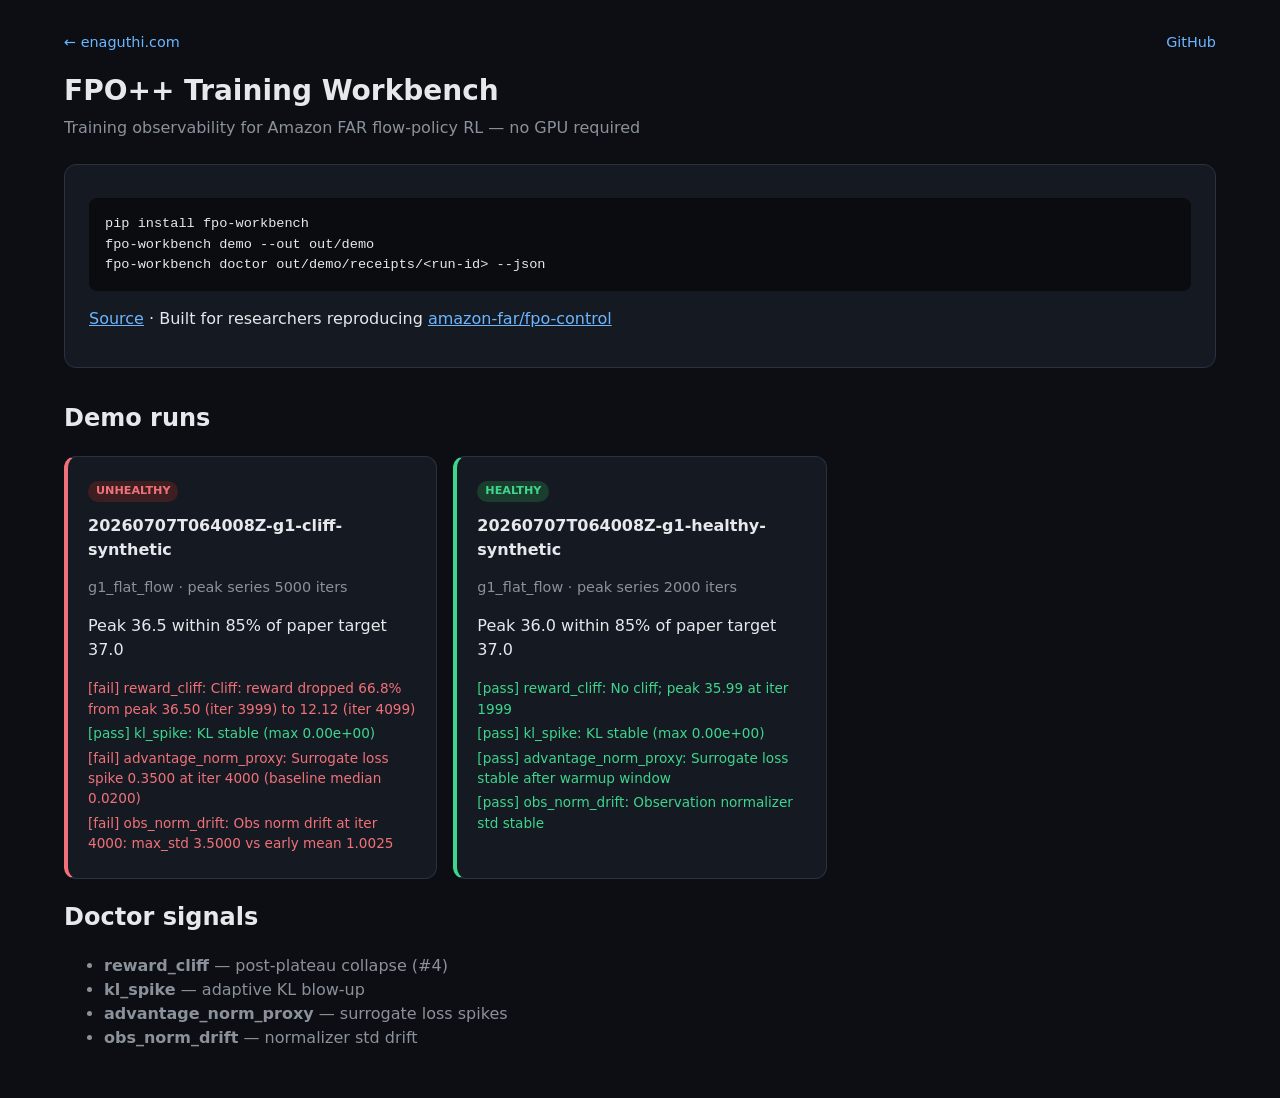
<file: index.html>
<!doctype html>
<html lang="en">
  <head>
    <meta charset="utf-8" />
    <meta name="viewport" content="width=device-width, initial-scale=1" />
    <meta http-equiv="refresh" content="0; url=./site/" />
    <title>FPO++ Training Workbench</title>
    <link rel="canonical" href="./site/" />
    <script>window.location.replace("./site/");</script>
  </head>
  <body>
    <p>Redirecting to <a href="./site/">FPO++ Training Workbench</a>.</p>
  </body>
</html>
</file>
<file: site/styles.css>
:root {
  --bg: #0c0e14;
  --card: #151922;
  --text: #e6e8ec;
  --muted: #8b919a;
  --green: #3dd68c;
  --yellow: #f5c542;
  --red: #f07178;
  --accent: #6cb6ff;
  --border: #2a3140;
}

* { box-sizing: border-box; }
body {
  font-family: "SF Pro Text", ui-sans-serif, system-ui, sans-serif;
  background: var(--bg);
  color: var(--text);
  margin: 0;
  padding: 2rem max(1.5rem, 5vw);
  line-height: 1.5;
}

header h1 { margin: 0; font-size: 1.75rem; }
.tagline { color: var(--muted); margin-top: 0.25rem; }

.top-nav {
  display: flex;
  justify-content: space-between;
  align-items: center;
  margin-bottom: 1rem;
  font-size: 0.9rem;
}
.top-nav a { color: var(--accent); text-decoration: none; }
.top-nav a:hover { text-decoration: underline; }

.hero {
  background: var(--card);
  border: 1px solid var(--border);
  border-radius: 12px;
  padding: 1.25rem 1.5rem;
  margin: 1.5rem 0 2rem;
}

.hero pre {
  background: #0a0c10;
  padding: 1rem;
  border-radius: 8px;
  overflow-x: auto;
  font-size: 0.85rem;
}

.hero a { color: var(--accent); }

.grid {
  display: grid;
  gap: 1rem;
  grid-template-columns: repeat(auto-fill, minmax(300px, 1fr));
}

.card {
  background: var(--card);
  border: 1px solid var(--border);
  border-radius: 12px;
  padding: 1.25rem;
  border-left: 4px solid var(--muted);
}

.card.healthy { border-left-color: var(--green); }
.card.degraded { border-left-color: var(--yellow); }
.card.unhealthy { border-left-color: var(--red); }

.card h3 { margin: 0 0 0.5rem; font-size: 1rem; }
.badge {
  display: inline-block;
  font-size: 0.7rem;
  font-weight: 700;
  padding: 0.15rem 0.5rem;
  border-radius: 999px;
  text-transform: uppercase;
  margin-bottom: 0.75rem;
}
.badge.healthy { background: #1a3d2e; color: var(--green); }
.badge.degraded { background: #3d3419; color: var(--yellow); }
.badge.unhealthy { background: #3d1f22; color: var(--red); }

.muted { color: var(--muted); font-size: 0.9rem; }
.signals ul { color: var(--muted); }

.signal { font-size: 0.85rem; margin: 0.25rem 0; }
.signal.fail { color: var(--red); }
.signal.warn { color: var(--yellow); }
.signal.pass { color: var(--green); }
</file>
